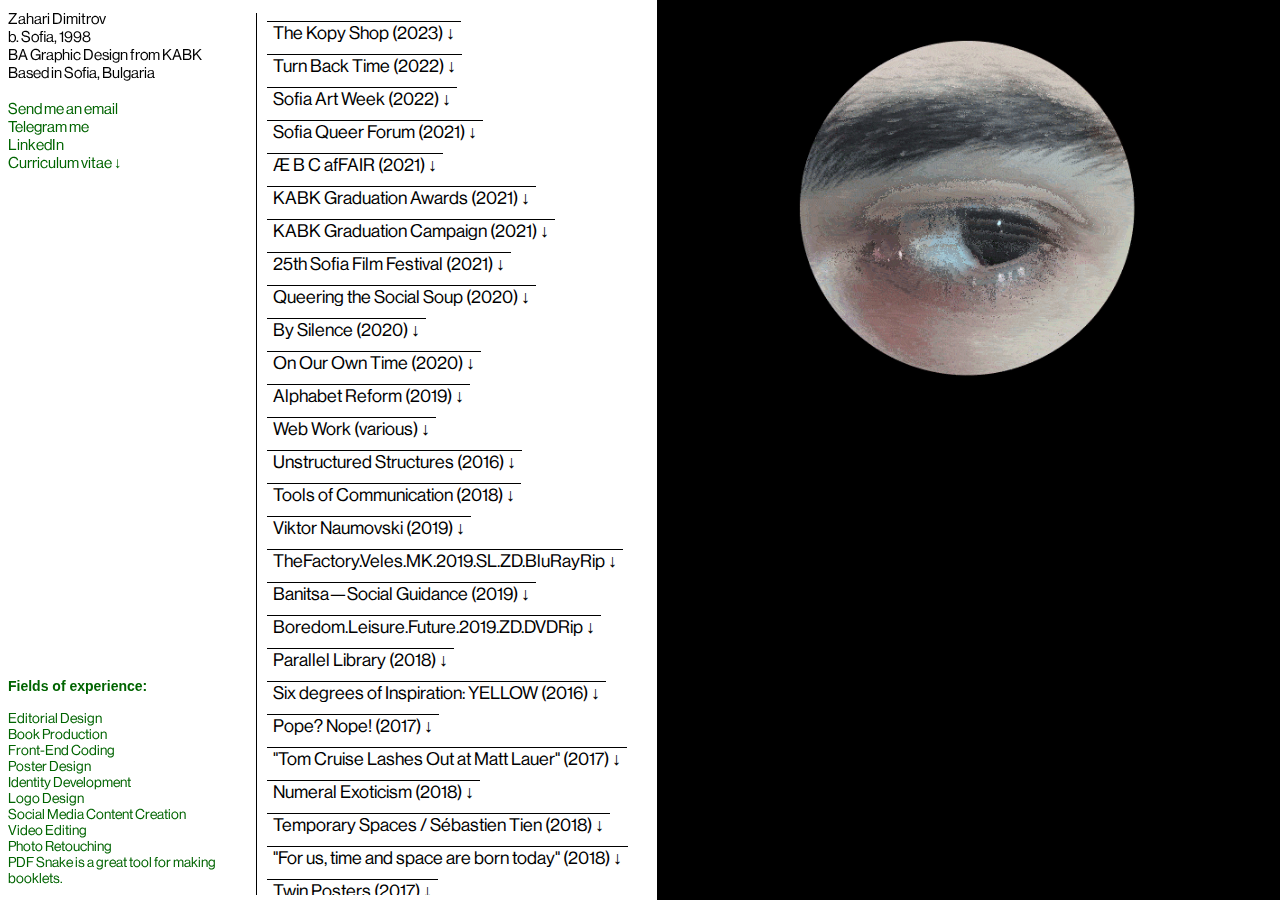
<file: index.html>
<!doctype html>
<html>

<head>
    <title>Zahari Dimitrov</title>

    <meta charset="UTF-8">
    <meta name="viewport" content="width=device-width, initial-scale=1.0">
    <title>zahari dimitrov — graphic design</title>
    <meta name="title" content="zahari dimitrov — graphic design">
    <meta name="description" content="content-driven design">

    <!-- Open Graph / Facebook -->
    <meta property="og:type" content="website">
    <meta property="og:url" content="https://zahari.xyz/">
    <meta property="og:title" content="Zahari Dimitrov">
    <meta property="og:description" content="content-driven design">
    <meta property="og:image" content="img/meta_image.png">

    <!-- Twitter -->
    <meta property="twitter:card" content="summary_large_image">
    <meta property="twitter:url" content="https://zahari.xyz/">
    <meta property="twitter:title" content="Zahari Dimitrov">
    <meta property="twitter:description" content="content-driven design">
    <meta property="twitter:image" content="img/meta_image.png">

    <link href="style.css" rel="stylesheet" />

    <link rel="shortcut icon" href="img/favicon.ico" type="image/x-icon" />

</head>

<body>
    <div class="popup2" id="popup-unstructured2">
        <img src="img/eye.gif" class="center">
    </div>
    
     <div class="popup" id="popup-kopy">
        <div class="close-button"></div>
        <img class="artwork" src="img/kopyshop/kopy1.png" loading="lazy">
        <img class="artwork" src="img/kopyshop/kopy2.png" loading="lazy">
         <img class="artwork" src="img/kopyshop/kopy3.png" loading="lazy">
         <img class="artwork" src="img/kopyshop/kopy4.png" loading="lazy">

    </div>
    
     <div class="popup" id="popup-tbt">
        <div class="close-button"></div>
        <img class="artwork" src="img/tbt/reBonkers_TBT_igsquare.png" loading="lazy" style="padding-top:10px;">
        <img class="artwork" src="img/tbt/tbt.jpeg" loading="lazy">
   <img class="artwork" src="img/tbt/tbt1.jpeg" loading="lazy">
            <img class="artwork" src="img/tbt/tbt2.jpeg" loading="lazy">            <img class="artwork" src="img/tbt/tbt3.jpeg" loading="lazy">            <img class="artwork" src="img/tbt/tbt4.jpeg" loading="lazy">
                     <img class="artwork" src="img/tbt/tbt5.jpeg" loading="lazy">

    </div>
    
    <div class="popup" id="popup-sofiaqueer">
        <div class="close-button"></div>
        <img class="artwork" src="img/sofiaqueer/Artboard1.png" loading="lazy">
        <img class="artwork" src="img/sofiaqueer/Artboard2.png" loading="lazy">
<img class="artwork" src="img/sofiaqueer/IMG_7061.png" loading="lazy">

    </div>
    
     <div class="popup" id="popup-saw">
        <div class="close-button"></div>
        <img class="artwork" src="img/saw/saw1.png" loading="lazy">
        <img class="artwork" src="img/saw/saw2.png" loading="lazy">
<img class="artwork" src="img/saw/saw3.png" loading="lazy">
         <img class="artwork" src="img/saw/saw4.png" loading="lazy">

    </div>
    
      <div class="popup" id="popup-abcaffair">
        <div class="close-button"></div>
        <img class="artwork" src="img/abcaffair/banner_new-min.jpg" loading="lazy">
        <img class="artwork" src="img/abcaffair/poster_dither.jpg" loading="lazy">
<img class="artwork" src="img/abcaffair/story-min.jpg" loading="lazy">

    </div>


    <div class="popup" id="popup-grad_fans">
        <div class="close-button"></div>
        <img class="artwork" src="img/grad/fans1.jpg" loading="lazy">
        <img class="artwork" src="img/grad/fans2.jpg" loading="lazy">
        <img class="artwork" src="img/grad/fans3.jpg" loading="lazy">
        <img class="artwork" src="img/grad/fans4.jpg" loading="lazy">
        <img class="artwork" src="img/grad/fans5.jpg" loading="lazy">
        <img class="artwork" src="img/grad/fans6.jpg" loading="lazy">

    </div>

    <div class="popup" id="popup-grad2">
        <div class="close-button"></div>
        <img class="artwork" src="img/grad/grad3.jpg" loading="lazy">
        <img class="artwork" src="img/grad/grad1.jpg" loading="lazy">
        <img class="artwork" src="img/grad/grad2.jpg" loading="lazy">
        <img class="artwork" src="img/grad/grad4.jpg" loading="lazy">

    </div>
    
      <div class="popup" id="popup-siff">
        <div class="close-button"></div>
        <img class="artwork" src="img/siff/siff_billboard.png" loading="lazy">
          <img class="artwork" src="img/siff/siff_can.gif" loading="lazy">
        <img class="artwork6" src="img/siff/online_vert.png" loading="lazy" width=48%>
        <img class="artwork6" src="img/siff/nabrega_vert.png" loading="lazy" width=48%>
        <img class="artwork" src="img/siff/siff_poster.JPG" loading="lazy">

    </div>
    
    <div class="popup" id="popup-thesis">
        <div class="close-button"></div>
        <img class="artwork" src="img/thesis/COVER-min.png" loading="lazy">
        <img class="artwork" src="img/thesis/SPREAD1-min.png" loading="lazy">
        <img class="artwork" src="img/thesis/SPREAD2-min.png" loading="lazy">
        <img class="artwork" src="img/thesis/SPREAD3-min.png" loading="lazy">
        <img class="artwork" src="img/thesis/SPREAD4-min.png" loading="lazy">
        <img class="artwork" src="img/thesis/SPREAD5-min.png" loading="lazy">
        <img class="artwork" src="img/thesis/SPREAD6-min.png" loading="lazy">
        <img class="artwork" src="img/thesis/SPREAD7-min.png" loading="lazy">
        <img class="artwork" src="img/thesis/SPREAD8-min.png" loading="lazy">
        <img class="artwork" src="img/thesis/SPREAD9-min.png" loading="lazy">
    </div>
    

    <div class="popup" id="popup-silence">
        <div class="close-button"></div>
        <img class="artwork" src="img/printedmatter/silence/0.jpg" loading="lazy">
        <img class="artwork" src="img/printedmatter/silence/1.jpg" loading="lazy">
        <img class="artwork" src="img/printedmatter/silence/2.jpg" loading="lazy">
        <img class="artwork" src="img/printedmatter/silence/3.jpg" loading="lazy">
        <img class="artwork" src="img/printedmatter/silence/3.1.jpg" loading="lazy">
        <img class="artwork" src="img/printedmatter/silence/4.jpg" loading="lazy">
        <img class="artwork" src="img/printedmatter/silence/5.jpg" loading="lazy">
        <img class="artwork" src="img/printedmatter/silence/7.jpg" loading="lazy">
        <img class="artwork" src="img/printedmatter/silence/8.jpg" loading="lazy">
        <img class="artwork" src="img/printedmatter/silence/9.jpg" loading="lazy">
        <img class="artwork" src="img/printedmatter/silence/10.jpg" loading="lazy">
        <img class="artwork" src="img/printedmatter/silence/11.jpg" loading="lazy">
        <img class="artwork" src="img/printedmatter/silence/12.jpg" loading="lazy">
        <img class="artwork" src="img/printedmatter/silence/13.jpg" loading="lazy">
        <img class="artwork" src="img/printedmatter/silence/14.jpg" loading="lazy">
        <img class="artwork" src="img/printedmatter/silence/15.jpg" loading="lazy">
    </div>

    <div class="popup" id="popup-grad">
        <div class="close-button"></div>
        <img class="artwork" src="img/printedmatter/grad/ooot_sticker.jpg" loading="lazy">
        <img class="artwork" src="img/printedmatter/grad/ooot1.jpeg" loading="lazy">
        <img class="artwork" src="img/printedmatter/grad/ooot2.jpeg" loading="lazy">
        <img class="artwork" src="img/printedmatter/grad/ooot3.jpeg" loading="lazy">
    </div>

    <div class="popup" id="popup-fry">
        <div class="close-button"></div>
        <img class="artwork" src="img/printedmatter/fry/vocal0.jpg" loading="lazy">
        <img class="artwork" src="img/printedmatter/fry/vocal1.jpg" loading="lazy">
        <img class="artwork" src="img/printedmatter/fry/vocal3.jpg" loading="lazy">
        <img class="artwork" src="img/printedmatter/fry/vocal4.jpg" loading="lazy">
    </div>

    <div class="popup" id="popup-banitsa">
        <div class="close-button"></div>
        <iframe style="padding:8% 0 0 0;position:relative;" width="100%" height="500" src="https://www.youtube-nocookie.com/embed/f_8KI-S1dEE" frameborder="0" allow="accelerometer; autoplay; encrypted-media; gyroscope; picture-in-picture" allowfullscreen style="margin-bottom:0px;"></iframe>
        <img class="artwork5" src="img/installations/Banitsa/Banitsa4.jpeg" loading="lazy">
        <img class="artwork5" src="img/installations/Banitsa/Banitsa2.jpeg" loading="lazy">
        <img class="artwork5" src="img/installations/Banitsa/Banitsa6.jpeg" loading="lazy">
        <img class="artwork5" src="img/installations/Banitsa/Banitsa5.jpeg" loading="lazy">
    </div>

    <div class="popup" id="popup-web">
        <div class="close-button"></div>
        <a href="https://baobabmagazine.eu/" target="_blank"><img class="artwork" src="img/web/baobab/baobab1.png" loading="lazy">
            <img class="artwork" src="img/web/baobab/baobab2.png" loading="lazy">
            <img class="artwork" src="img/web/baobab/baobab3.png" loading="lazy"></a>
        <a href="https://zxhxri.github.io/Petra_Test.github.io/" target="_blank"><img class="artwork" src="img/web/petra/petra1.png">
            <img class="artwork" src="img/web/petra/petra2.png" loading="lazy"></a>
        <a href="https://finalnew.com/" target="_blank"><img class="artwork" src="img/web/finalnew/finalnew1.png" loading="lazy">
            <img class="artwork" src="img/web/finalnew/finalnew2.png" loading="lazy">
            <img class="artwork" src="img/web/finalnew/finalnew3.png" loading="lazy"></a>
    </div>


    <div class="popup" id="popup-viktor">
        <div class="close-button"></div>
        <video width="100%" controls autoplay loop muted>
            <source src="img/viktor/viktor_plate.mp4" type="video/mp4">
        </video>
        <img class="artwork" src="img/viktor/viktor1.png" loading="lazy">
        <img class="artwork" src="img/viktor/viktor_poster.png" loading="lazy">

    </div>


    <div class="popup" id="popup-unstructured">
        <div class="close-button"></div>
        <img class="artwork" src="img/printedmatter/unstructured/1.png" loading="lazy">
        <img class="artwork" src="img/printedmatter/unstructured/11.png" loading="lazy">
        <img class="artwork" src="img/printedmatter/unstructured/7.png" loading="lazy">
        <img class="artwork" src="img/printedmatter/unstructured/13.png" loading="lazy">
        <img class="artwork" src="img/printedmatter/unstructured/8.png" loading="lazy">
        <img class="artwork" src="img/printedmatter/unstructured/12.png" loading="lazy">
    </div>

    <div class="popup" id="popup-tools">
        <div class="close-button"></div>
        <img class="artwork" src="img/printedmatter/tools/edited/2.png" loading="lazy">
        <img class="artwork" src="img/printedmatter/tools/edited/3.png" loading="lazy">
        <img class="artwork" src="img/printedmatter/tools/edited/4.png" loading="lazy">
        <img class="artwork" src="img/printedmatter/tools/edited/5.png" loading="lazy">
    </div>

    <div class="popup" id="popup-macedonia">
        <div class="close-button"></div>
        <div style="padding:8% 0 0 0;position:relative;"><iframe width="100%" height="500px" src="https://www.youtube-nocookie.com/embed/62xudLkqfuk?controls=1" frameborder="0" allow="accelerometer; autoplay; encrypted-media; gyroscope; picture-in-picture" allowfullscreen></iframe></div>
    </div>

    <div class="popup" id="popup-boredom">
        <div class="close-button"></div>
        <div style="padding:8% 0 0 0;position:relative;"><iframe width="100%" height="500px" src="https://www.youtube-nocookie.com/embed/nzEfwO5kVP0?controls=1" frameborder="0" allow="accelerometer; autoplay; encrypted-media; gyroscope; picture-in-picture" allowfullscreen></iframe></div>
    </div>

    <div class="popup" id="popup-parallel">
        <div class="close-button"></div>

        <iframe src="https://player.vimeo.com/video/274390581?autoplay=0&loop=1&color=ffffff" style="position:relative;top:0;left:0;height:80%;" frameborder="0" webkitallowfullscreen mozallowfullscreen allowfullscreen></iframe>
        <img class="artwork" src="img/spatial/parallel/1.jpg" style="position:relative; width:50%" loading="lazy">
        <img class="artwork" src="img/spatial/parallel/2.jpg" style="position:relative" loading="lazy">
        <img class="artwork" src="img/spatial/parallel/3.jpg" style="position:relative" loading="lazy">
        <img class="artwork" src="img/spatial/parallel/4.jpg" style="position:relative" loading="lazy">
    </div>






    <div class="popup" id="popup-six">
        <div class="close-button"></div>
        <img class="artwork" src="img/printedmatter/six/1.jpeg" loading="lazy">
        <img class="artwork" src="img/printedmatter/six/2.jpg" loading="lazy">
        <img class="artwork" src="img/printedmatter/six/3.jpeg" loading="lazy">
        <img class="artwork" src="img/printedmatter/six/4.jpeg" loading="lazy">

    </div>

    <div class="popup" id="popup-secret">
        <div class="close-button"></div>
        <img class="artwork2" src="img/installations/secret/secret.jpg" style="width:70%" loading="lazy">
        <img class="artwork2" src="img/installations/secret/1.jpg" loading="lazy">
        <img class="artwork2" src="img/installations/secret/2.jpg" loading="lazy">
        <img class="artwork2" src="img/installations/secret/3.jpg" loading="lazy">
        <img class="artwork2" src="img/installations/secret/4.jpg" loading="lazy">
        <img class="artwork2" src="img/installations/secret/5.jpg" loading="lazy">
        <img class="artwork2" src="img/installations/secret/6.jpg" loading="lazy">
        <img class="artwork2" src="img/installations/secret/7.jpg" loading="lazy">
    </div>


    <div class="popup" id="popup-twin">
        <div class="close-button"></div>
        <img src="img/posters/twin/1.jpg" style="width:105%; margin-left:-11px" loading="lazy">
        <img class="artwork2" src="img/posters/twin/2.jpg" loading="lazy">
        <img class="artwork2" src="img/posters/twin/3.jpg" loading="lazy">

    </div>

    <div class="popup" id="popup-3d">
        <div class="close-button"></div>
        <img class="artwork" src="img/posters/3d/3d.png" loading="lazy">
        <img class="artwork3" src="img/posters/3d/IMG_2008.jpg" loading="lazy">
        <img class="artwork" src="img/posters/3d/green.png" loading="lazy">



    </div>

    <div class="popup" id="popup-objects">
        <div class="close-button"></div>
        <img class="artwork2" src="img/posters/expoposters/1.png" loading="lazy">
        <img class="artwork2" src="img/posters/expoposters/2.png" loading="lazy">
        <img class="artwork2" src="img/posters/expoposters/8.jpg" loading="lazy">
        <img class="artwork2" src="img/posters/expoposters/3.png" loading="lazy">
        <img class="artwork2" src="img/posters/expoposters/4.png" loading="lazy">
        <img class="artwork2" src="img/posters/expoposters/6.png" loading="lazy">
        <img class="artwork2" src="img/posters/expoposters/7.jpg" loading="lazy">
    </div>

    <div class="popup" id="popup-inside">
        <div class="close-button"></div>
        <img class="artwork2" src="img/posters/inside/1.png" loading="lazy">
        <img class="artwork2" src="img/posters/inside/2.png" loading="lazy">
        <img class="artwork2" src="img/posters/inside/yessica.jpg" style="width:80%" loading="lazy">
        <img class="artwork2" src="img/posters/inside/3.png" loading="lazy">
        <img class="artwork2" src="img/posters/inside/4.png" loading="lazy">
        <img class="artwork2" src="img/posters/inside/5.png" loading="lazy">
    </div>

    <div class="popup" id="popup-numerals">
        <div class="close-button"></div>
        <img class="artwork" src="img/printedmatter/numerals/4.jpeg" loading="lazy">
        <img class="artwork" src="img/printedmatter/numerals/1.jpeg" loading="lazy">
        <img class="artwork" src="img/printedmatter/numerals/2.jpeg" loading="lazy">
        <img class="artwork" src="img/printedmatter/numerals/3.jpeg" loading="lazy">
    </div>

    <div class="popup" id="popup-temporary">
        <div class="close-button"></div>
        <img class="artwork" src="img/printedmatter/interview_sebastien/Scan.jpg" loading="lazy">
        <img class="artwork" src="img/printedmatter/interview_sebastien/Scan1.jpeg" loading="lazy">
        <img class="artwork" src="img/printedmatter/interview_sebastien/Scan2.jpeg" loading="lazy">
        <img class="artwork" src="img/printedmatter/interview_sebastien/Scan3.jpeg" loading="lazy">
    </div>

    <div class="popup" id="popup-tom">
        <div class="close-button"></div>
        <img class="artwork" src="img/printedmatter/tom/1.jpeg" loading="lazy">
        <img class="artwork" src="img/printedmatter/tom/2.jpeg" loading="lazy">
    </div>








    <div id="lastitem">
        <p>Zahari Dimitrov<br>
            b. Sofia, 1998<br>BA Graphic Design from KABK<br>Based in Sofia, Bulgaria <br><br><a href="mailto:z.dimitrov98@gmail.com" style="text-decoration: none">Send me an email</a><br><a href="https://telegram.me/zahariri">Telegram me</a><br><a href="https://www.linkedin.com/in/zahari-dimitrov/" target="_blank">LinkedIn</a><br>
            <a href="files/CV-ZahariDimitrov.pdf" download>Curriculum vitae ↓</a>
        </p>

    </div>

    <div id="lastitem_phone">
        <p>Zahari Dimitrov<br>
            b. Sofia, 1998<br>BA Graphic Design from KABK<br>Based in Sofia, Bulgaria<br><a href="mailto:z.dimitrov98@gmail.com" style="text-decoration: none">Send me an email …</a><br><a href="https://telegram.me/zahariri">Telegram me</a><br><a href="https://www.linkedin.com/in/zahari-dimitrov/" target="_blank">LinkedIn …</a><br>
            <a href="files/CV-ZahariDimitrov.pdf" download>Curriculum vitae ↓</a></p>

    </div>


    <div class="blog">

        <p><strong>Fields of experience:</strong><br><br>Editorial Design<br>
            Book Production<br>
            Front-End Coding<br>
            Poster Design<br>
            Identity Development<br>
            Logo Design<br>
            Social Media Content Creation<br>
            Video Editing<br>
            Photo Retouching<br><a href="https://www.pdfsnake.com/" target="_blank">PDF Snake</a> is a great tool for making booklets.
        </p>

    </div>

    <div class="container">
        <div id="lastitem_mobile">
            <p>Zahari Dimitrov<br>
                b. Sofia, 1998<br>BA Graphic Design from KABK<br>Based in Sofia, Bulgaria<br><br> <a href="mailto:z.dimitrov98@gmail.com" style="text-decoration: none">Send me an email …</a><br><a href="https://telegram.me/zahariri">Telegram me</a><br><a href="https://www.linkedin.com/in/zahari-dimitrov/" target="_blank">LinkedIn …</a><br>
            <a href="files/CV-ZahariDimitrov.pdf" download>Curriculum vitae ↓</a>
            </p>

        </div>
        <section class="round-border">

             <button href="#collapse35" class="nav-toggle">The Kopy Shop (2023) ↓</button>
            <div id="collapse35" class="dropdown-container" style="display:none">
                <a id="kopy" class="menu-item"><img src="img/kopyshop/KopyShop_IG1.jpg" width=30%></a>
                <p>Webshop design for Sofia-based print/book seller <a href="https://www.thekopy.shop" target="_blank">The Kopy Shop</a>. Web dev by Stanislav Staev.</p>
            </div>
            
            <button href="#collapse34" class="nav-toggle">Turn Back Time (2022) ↓</button>
            <div id="collapse34" class="dropdown-container" style="display:none">
                <a id="tbt" class="menu-item"><img src="img/tbt/tbt.gif" width=30%></a>
                <p>Visual identity for the first edition of Turn Back Time. A yearly exhibition at ReBonkers in Varna, Bulgaria.</p>
            </div>
            
             <button href="#collapse33" class="nav-toggle">Sofia Art Week (2022) ↓</button>
            <div id="collapse33" class="dropdown-container" style="display:none">
                <a id="saw" class="menu-item"><img src="img/saw/saw.gif" width=30%></a>
                <p>Web design for the 2022 edition of Sofia Art Week. Organized by Æther Art Space. Programmed by Stanislav Staev.<br><br><a href="https://www.sofiaartweek.com" target="_blank">Website link</a></p>
            </div>
            
            <button href="#collapse30" class="nav-toggle">Sofia Queer Forum (2021) ↓</button>
            <div id="collapse30" class="dropdown-container" style="display:none">
                <a id="sofiaqueer" class="menu-item"><img src="img/sofiaqueer/sofiaqueer.gif" width=30%></a>
                <p>Visual identity for the exhibition Roma Queer organized by Sofia Queer Forum in collaboration with DOMA Art Foundation. Curated by Martina Stefanova.</p>
            </div>
            
             <button href="#collapse32" class="nav-toggle">Æ B C afFAIR (2021) ↓</button>
            <div id="collapse32" class="dropdown-container" style="display:none">
                <a id="abcaffair" class="menu-item"><img src="img/abcaffair/abcaffair.gif" width=30%></a>
                <p>we gather in manifestation to declare our transformative and ambiguous nature of works, to transgress the old models, and make a collective wish for the new days coming to erase superstition and deliver a green light to the young and emerging scene.<br><br> Poster made with Yana Abrasheva</p>
            </div>
            
            <button href="#collapse14" class="nav-toggle">KABK Graduation Awards (2021) ↓</button>
            <div id="collapse14" class="dropdown-container" style="display:none">
                <a id="grad_fans" class="menu-item"><img src="img/grad/fans.gif" style="width:30%"></a>
                <p>Twenty-eight handmade paper fans, each with a unique design, for the award-winning students of the <a href="https://www.kabk.nl/en/events/graduation-show-2021" target="_blank">Royal Academy of Art The Hague Graduation Show 2021</a>, made in collaboration with <a href="https://arianetoussaint.com" target="_blank">Ariane Toussaint</a>
                    <br><em>Documentation of the fans <a href="https://emmagrima.com/" target="_blank">Emma Grimma</a> and <a href="https://stanheerkens.com/" target="_blank">Stan Heerkens</a></em></p>
            </div>

            <button href="#collapse13" class="nav-toggle">KABK Graduation Campaign (2021) ↓</button>
            <div id="collapse13" class="dropdown-container" style="display:none">
                <a id="grad2" class="menu-item"><img src="img/grad/grad.gif" style="width:30%"></a>
                <p><a href="https://www.kabk.nl/en/events/graduation-show-2021" target="_blank">Royal Academy of Art The Hague</a> Graduation Show 2021 Campaign made in collaboration with <a href="https://arianetoussaint.com" target="_blank">Ariane Toussaint</a><br><br>
                    "Our campaign triggers an explosion, a curiosity, attention to something precious and a wish to explore. Reflecting upon our own experiences while studying at the KABK was our main fuel. The campaign bridges both the wild, experimental, and subtle, reflective modes of studying. By mixing archival and original visuals from scientific, fictitious and primary sources, our campaign recalls the cycles of time. It symbolizes the rite of passage, where the current generation invites another to take its place."</p>
            </div>

             <button href="#collapse31" class="nav-toggle">25th Sofia Film Festival (2021) ↓</button>
            <div id="collapse31" class="dropdown-container" style="display:none">
                <a id="siff" class="menu-item"><img src="img/siff/siff.gif" width=30%></a>
                <p>"Seeing is believing." Visual identity and campaign for the 25th edition of the <a href="https://siff.bg" target="_blank">Sofia International Film Festival.</a> The mythical unicorn stood for the uncertainty of the festival during the pandemic. The viewer must believe in it to see it. <br><br> Made during my time working at guts&amp;brainsDDB in collaboration with <a href="https://www.instagram.com/philippemorozov/?hl=en" target="_blank">Philippe Morozov</a>.</p>
            </div>

            <button href="#collapse22" class="nav-toggle">Queering the Social Soup (2020) ↓</button>
            <div id="collapse22" class="dropdown-container" style="display:none">
                <a id="thesis" class="menu-item"><img src="img/thesis/thesis.gif" style="width:30%"></a>
                <p>BA Thesis written over the summer, autumn and winter in Sofia, Berlin, The Hague and Amsterdam. Digested by various externalities, it explores the essence of human metabolism as a reflection of global processes and a tool for feeling the world.<br><br><a href="https://kabk.github.io/go-theses-20-zahari-dimitrov/" target="_blank">READ IT HERE</a> </p>
            </div>

            <button href="#collapse24" class="nav-toggle">By Silence (2020) ↓</button>
            <div id="collapse24" class="dropdown-container" style="display:none">
                <a id="silence" class="menu-item"><img src="img/printedmatter/silence/silence.gif" style="width:30%"></a>
                <p>Photobook for <a href="https://www.arianetoussaint.com/" target="_blank">Ariane Toussaint's</a> graduation work "By Silence".<br><br>Details: 90 pages, 20x28 cm, Munken and Fuego Felt paper, swiss binding with embossed soft cover, bilingual edition French/English.</p>
            </div>

            <button href="#collapse25" class="nav-toggle">On Our Own Time (2020) ↓</button>
            <div id="collapse25" class="dropdown-container" style="display:none">
                <a id="grad" class="menu-item"><img src="img/printedmatter/grad/ooot.gif" style="width:30%"></a>
                <p>For the graduation show of the BA Graphic Design at KABK. Identity, printed matter, signage, social media content. On Our Own Time was conceived as a concept during the lockdown period in The Netherlands. It is inspired by the methods of creation each of the 40 students developed as a consequence of the physical isolation. Used in the digital catalogue <a href="https://onourowntime.today/" target="_blank">here</a>. <br><br>Typefaces by <a href="https://nedkamburov.com/" target="_blank">Nedislav Kamburov</a> and <a href="https://edwardjuly.com/" target="_blank">Edward Dżułaj</a> </p>
            </div>

            <button href="#collapse1" class="nav-toggle">Alphabet Reform (2019) ↓</button>
            <div id="collapse1" class="dropdown-container" style="display:none">
                <a id="fry" class="menu-item"><img src="img/printedmatter/fry/gif.gif" style="width:30%"></a>
                <p>Vocal Fry, Margaret Tatcher and Sperm Wales. This script is an exploration in the realms of the voice and a response to "Alphabet Reform" by Experimental Jetset. <br><br>In collaboration with <a href="https://www.selinalandis.com/" target="_blank">Selina Landis.</a> </p>
            </div>

            <button href="#collapse28" class="nav-toggle">Web Work (various) ↓</button>
            <div id="collapse28" class="dropdown-container" style="display:none">
                <a id="web" class="menu-item"><img src="img/loading.gif" style="width:30%"></a>
                <p>UI/UX design and front-end coding for artists, initiatives and businesses. <br><br> <a href="https://niyatsenkova.com/?i=1" target="_blank">Niya Tsenkova (fine arts)</a><br><br><a href="https://omenwapta.com" target="_blank">Omen Wapta (music label)</a><br><br><a href="https://zxhxri.github.io/Petra_Test.github.io/" target="_blank">Petra Popangelova (interior design)</a><br><br> <a href="https://baobabmagazine.eu/" target="_blank">BAOBAB Magazine (photography)</a><br><br> <a href="https://finalnew.com/" target="_blank">final_new (film production)</a> </p>
            </div>

            <button href="#collapse2" class="nav-toggle">Unstructured Structures (2016) ↓</button>
            <div id="collapse2" class="dropdown-container" style="display:none">
                <a id="unstructured" class="menu-item"><img src="img/printedmatter/unstructured/unstructured.gif" style="width:30%"></a>
                <p> "In this publication we explore different aspects of our civilizations, cultures and beliefs that are not generally analyzed together. The connections between them might not seem too obvious, but from a closer look it can be noticed that the body and the way it is seen is the thread that links all the topics in a strong but subtle way. In fact, ethical and cultural structures have always had a major role in the way we perceive ourselves and the way we want to be seen." <br><br>Collaboration with <a href="https://www.annamoschioni.com/" target="_blank">Anna Moschioni</a> (2017)</p>

            </div>
            <button href="#collapse3" class="nav-toggle">Tools of Communication (2018) ↓</button>
            <div id="collapse3" class="dropdown-container" style="display:none">
                <a id="tools" class="menu-item"><img src="img/printedmatter/tools/edited/book.gif" style="width:30%"></a>
                <p>Alongside the printed page, written language is represented in various forms. Public space is illed with messages of all kinds written by the individuals that inhabit it. Through these interventions of self-expression, different forms of written and oral language have been born that go unaccounted for in the history of communication. Each of these methods has its own formal and conceptual qualities, as well as its own history and background. These tools represent an untold history of graphic design that has existed and developed alongside the popular communication tools of print publishing, radio, television and the internet.</p>
            </div>

            <button href="#collapse29" class="nav-toggle">Viktor Naumovski (2019) ↓</button>
            <div id="collapse29" class="dropdown-container" style="display:none">
                <a id="viktor" class="menu-item"><img src="img/viktor/viktor1.png" width=50%></a>
                <p>Design works made for <a href="https://www.viktornaumovski.com/" target="_blank">Viktor Naumovski</a> exhibition with Badland Magazine in Skopje and KABK Graduation Work in The Hague.</p>
            </div>

            <button href="#collapse21" class="nav-toggle">TheFactory.Veles.MK.2019.SL.ZD.BluRayRip ↓</button>
            <div id="collapse21" class="dropdown-container" style="display:none">
                <a id="macedonia" class="menu-item"><img src="img/film/macedonia/porcelanka.gif" width=50%></a>
                <p>Inhabitants of Veles, Macedonia have become well know for their production of fake news as a way of earning money in and isolated and impoverished region. "The factory" is a documentary sequence which tells the story of Veles, Macedonia, from the perspective of the “makers". With commentary by Geert Lovink from the Institute of Network Cultures. <br><br>Created together with <a href="https://www.selinalandis.com/" target="_blank">Selina Landis</a></p>
            </div>

            <button href="#collapse27" class="nav-toggle">Banitsa—Social Guidance (2019) ↓</button>
            <div id="collapse27" class="dropdown-container" style="display:none">
                <a id="banitsa" class="menu-item"><img src="img/installations/Banitsa/Banitsa0.jpeg" style="width:30%"></a>
                <p>Social-telling device. Hyperobject. Food. Sociality.<br>Collaboration with Yana Abrasheva. </p>
            </div>

            <button href="#collapse20" class="nav-toggle">Boredom.Leisure.Future.2019.ZD.DVDRip ↓</button>
            <div id="collapse20" class="dropdown-container" style="display:none">
                <a id="boredom" class="menu-item"><img src="img/film/boredom/boredom.gif" width=50%></a>
                <p>In a society saturated by information extraction, leisure in the form of consumption is desired. Boredom is not.</p>
            </div>

            <button href="#collapse15" class="nav-toggle">Parallel Library (2018) ↓</button>
            <div id="collapse15" class="dropdown-container" style="display:none">
                <a id="parallel" class="menu-item"><img src="img/spatial/parallel/3.jpg" style="width:30%"></a></div>


            <button href="#collapse4" class="nav-toggle">Six degrees of Inspiration: YELLOW (2016) ↓</button>
            <div id="collapse4" class="dropdown-container" style="display:none"><a id="six" class="menu-item"><img src="img/printedmatter/six/1.gif" style="width:30%"></a>
                <p>Six degrees of separation is the idea that all living things and everything else in the world are Six or fewer steps away from each other.</p>
            </div>

            <button href="#collapse26" class="nav-toggle">Pope? Nope! (2017) ↓</button>
            <div id="collapse26" class="dropdown-container" style="display:none"><a id="secret" class="menu-item"><img src="img/installations/secret/posters.gif" style="width:30%"></a>
                <p>"All my childhood I was lying to my mother that on Sunday mornings I was going to church. Instead I was just playing in the neighbourhood with my friends."</p>
            </div>


            <button href="#collapse5" class="nav-toggle">"Tom Cruise Lashes Out at Matt Lauer" (2017) ↓</button>
            <div id="collapse5" class="dropdown-container" style="display:none"><a id="tom" class="menu-item"><img src="img/printedmatter/tom/1.jpeg" style="width:30%"></a></div>

            <button href="#collapse6" class="nav-toggle">Numeral Exoticism (2018) ↓</button>
            <div id="collapse6" class="dropdown-container" style="display:none">
                <a id="numerals" class="menu-item"> <img src="img/printedmatter/numerals/bingo.gif" width=30%></a>
                <p>Seven is a number, but 7 is a numeral. The terms ‘number’ and ‘numeral’ are often confused. A number stands for a quantitative concept; a numeral is a graphic sign that represents a number.</p>

            </div>


            <button href="#collapse8" class="nav-toggle">Temporary Spaces / Sébastien Tien (2018) ↓</button>
            <div id="collapse8" class="dropdown-container" style="display:none">
                <a id="temporary" class="menu-item"><img src="img/printedmatter/interview_sebastien/gif.gif" style="width:30%"></a></div>



            <button href="#collapse10" class="nav-toggle">"For us, time and space are born today" (2018) ↓</button>
            <div id="collapse10" class="dropdown-container" style="display:none"><a id="3d" class="menu-item"><img src="img/posters/3d/3d.gif" style="width: 25%"></a></div>

            <button href="#collapse12" class="nav-toggle">Twin Posters (2017) ↓</button>
            <div id="collapse12" class="dropdown-container" style="display:none"><a id="twin" class="menu-item"><img src="img/posters/twin/twin.gif" style="width: 30%"></a>
                <p>Redesign of "ProRenova Bauforum 2015" by Studio Kasper Florio </p>
            </div>

            <button href="#collapse11" class="nav-toggle">Objects in Perspective (2017) ↓</button>
            <div id="collapse11" class="dropdown-container" style="display:none"><a id="objects" class="menu-item"><img src="img/posters/expoposters/expo.gif" style="width:50%"></a>
                <p>A series of posters for a class exhibition using silkscreen and cyanotype printing. <br><br>A collaboration with <a href="https://www.selinalandis.com/" target="_blank">Selina Landis.</a></p>
            </div>

            <button href="#collapse7" class="nav-toggle">INSIDE Lecture Poster Series (2018) ↓</button>
            <div id="collapse7" class="dropdown-container" style="display:none"><a id="inside" class="menu-item"><img src="img/posters/inside/inside.gif" style="width: 50%"></a>
                <p>A series of posters for the Masters of Interior Architecture at KABK. Handpressed ink letters. <br><br>A collaboration with Yessica Deira</p>
            </div>



            <button href="#collapse23" class="nav-toggle">Contact ↓</button>
            <div id="collapse23" class="dropdown-container" style="display:none">
                <p>z.dimitrov98 (a) gmail.com<br><br>
                    <a href="https://telegram.me/zahariri">Telegram me</a>
</p>
            </div>

        </section>



        <!--
         <section class="round-border">
             <button>New Project</button>
            </section>
        </div>
        
-->

        <script type="text/javascript" src="https://code.jquery.com/jquery-1.7.2.js"></script>
        <script>
            $(document).ready(function() {
                jQuery.fx.off = false;

                $('.nav-toggle').click(function() {
                    //get collapse content selector
                    var collapse_content_selector = $(this).attr('href');

                    //make the collapse content to be shown or hide
                    var toggle_switch = $(this);
                    $(collapse_content_selector).toggle(function() {
                        if ($(this).css('display') == 'none') {

                        }

                    });
                });
            });

        </script>


        <script src="https://player.vimeo.com/api/player.js"></script>

        <script src="https://ajax.googleapis.com/ajax/libs/jquery/3.1.1/jquery.min.js"></script>

        <script type="text/javascript" src="js/java.js"></script>

</body>

</html>
</file>
<file: style.css>
html {
    background-color: white;
    overflow: hidden;
    box-sizing: border-box;
    margin-block-start: 0;
    margin-block-end: 0;
    margin-inline-start: 0;
    margin-inline-end: 0;
    /*    display:;*/
}

*::-webkit-scrollbar {
    display: none;
}

::-moz-selection {
    /* Code for Firefox */
    color: green;
    background-color: lightgrey;
}

::selection {
    color: green;
    background-color: lightgrey;
}

@font-face {
    font-family: 'ArialNarrow';
    src: url('fonts/ArialNarrow.ttf');
    /* IE9 Compat Modes */
}

@font-face {
    font-family: 'NeueHaas';
    src: url('fonts/NHaas.otf');
    /* IE9 Compat Modes */
}

/* unvisited link */
a:link {
    color: darkgreen;
    text-decoration: none;
}

/* visited link */
a:visited {
    color: purple;
}

/* mouse over link */
a:hover {
    color: red;
}

/* selected link */
a:active {
    color: blue;
}

.blog {
    position: fixed;
    /*    margin-top: 9%;*/
    /*    border-top: 1px solid black;*/
    width: 19%;
    height: auto;
    bottom: 0;
    overflow: auto;
}

.blog p strong {
    font-family: Helvetica, sans-serif;
}

.blog p {
    font-family: 'NeueHaas', sans-serif;
    font-size: 14px;
    color: darkgreen;
}

.blog img {
    width: 100%;
}

.container {
    position: absolute;
    width: 40%;
    height: 98%;
    top: 0;
    left: 20%;
    padding-top: 1vw;
    padding-right: 1%;
    /*    display:;*/
    overflow: auto;

    /*     grid-gap: 10px ;*/

    grid-template-columns: 50%;



}


.round-border {
    border-color: blue;
    padding-left: 10px;
    padding-top: 0px;
    margin-bottom: 5px;
    width: 72%;
    font-size: 29px;
    border-left: 1px solid black;
    padding-bottom: 20px;
}

.round-border div {
    width: 89%;
    height: auto;

}

.round-border p {
    margin: 0;
}

video {

    width: 100%;
    height: auto;

}


h2 {
    margin: 0px;
    font-family: 'NeueHaas', sans-serif;
    font-size: 1.5vw;
}

p {
    font-family: 'NeueHaas', sans-serif;
    font-size: 1.2vw;

}

button {
    font-family: "NeueHaas", sans-serif;
    font-size: 1.4vw;

    border: 0;
    border-left: 0;
    border-right: 0;
    border-top: 1px solid black;
    /*    border-bottom: 0.1px solid black;*/
    background-color: transparent;
    color: black;
    outline: none;
    /*    margin-top: 0.5px;*/
    /*    margin-bottom: 5px;*/
    /*
    text-shadow:
    -0.3px  0 #000,
    0.3px  0 #000,
    -0.3px  0 #000,
    0.3px 0 #000;
*/
}

button:hover {
    font-style: italic;
}

.dropdown-container img {
    position: relative;
    margin-top: 2%;
    /*   left:50%;*/

}

.dropdown-container {
    margin-bottom: 4%;
}

.dropdown-container p {
    width: 106%;
    padding-left: 7%;
    font-size: 1.2vw;
}




#lastitem {
    position: fixed;
    top: 10px;
    width: 22%;
    margin: 0px;
    /*     display: inline-grid;*/

}

#lastitem_mobile {
    display: none;
}

#lastitem_phone {
    display: none;
}

#lastitem p {
    font-family: NeueHaas, sans-serif;
    /*    font-size: 1.5vw;*/
    position: fixed;
    top: 10px;
    width: 19%;
    margin: 0px;
    /*     display: inline-grid;*/


}



.popup {

    position: absolute;
    overflow-y: auto;
    overflow-x: hidden;
    width: 47%;
    height: 100%;
    top: 0px;
    right: 0px;
    background-color: black;
    display: none;
    box-shadow: 5px 10px 18px #888888;
    z-index: 3;
    padding-left: 10px;
    padding-right: 10px;
}

.popup p {
    font-family: "NeueHaas";
    font-size: 1vw;
    color: black;
}

.popup2 {

    position: absolute;
    overflow-y: auto;
    overflow-x: hidden;
    width: 47%;
    height: 100%;
    top: 0px;
    right: 0px;
    background-color: black;
    z-index: 3;
    padding-left: 10px;
    padding-right: 10px;
    border-left: 1px solid black;
    pointer-events: none;
}

#popup-reality {
    background-color: white;
}

#popup-thesis p {
    font-size: 50px;
}

#popup-thesis iframe {
    width: 100%;
    height: 100%;
    padding: 0px;
    margin: 0px;
    border: 0;
}

::-webkit-scrollbar {
    width: 0px;
    height: 0px;
}

#popup-reality p {
    font-size: 1.5vw;
    font-family: "NeueHaas";
    margin: 5.5%;
    /*    text-align: center;*/
}

#popup-3d {
    width: 100%;
}

#popup-objects {
    background-image: url("img/posters/expoposters/water.gif");
    background-position: center;
    background-repeat: no-repeat;
    background-size: cover;
}

#myVideo {
    position: fixed;
    right: 0;
    bottom: 0;

    /*    min-width: 100%;*/
    /*    min-height: 100%;*/
    width: auto;
    /*    height: auto; */
    z-index: -100;
    display: flex;
    background-size: cover;
    overflow: hidden;
}

.center {
    display: block;
    margin: auto;
    margin-top: 5%;
    width: 60%;


}

.popup .artwork {
    width: 100%;
}



.popup .artwork2 {
    position: static;
    width: 60%;
    display: block;
    margin: auto;
    margin-top: 5%;
    -webkit-box-shadow: 7px 7px 12px 1px rgba(0, 0, 0, 0.75);
    -moz-box-shadow: 7px 7px 12px 1px rgba(0, 0, 0, 0.75);
    box-shadow: 7px 7px 12px 1px rgba(0, 0, 0, 0.75);
}

.popup .artwork3 {
    position: static;
    width: 60%;
    display: block;
    margin: auto;
    /*    margin-top: 5%;*/
    -webkit-box-shadow: 7px 7px 12px 1px rgba(0, 0, 0, 0.75);
    -moz-box-shadow: 7px 7px 12px 1px rgba(0, 0, 0, 0.75);
    box-shadow: 7px 7px 12px 1px rgba(0, 0, 0, 0.75);
}

.popup .artwork4 {
    position: static;
    width: 60%;
    display: block;
    margin: auto;
    margin-top: 5px;
    margin-bottom: 5px;
    -webkit-box-shadow: 7px 7px 12px 1px rgba(0, 0, 0, 0.75);
    -moz-box-shadow: 7px 7px 12px 1px rgba(0, 0, 0, 0.75);
    box-shadow: 7px 7px 12px 1px rgba(0, 0, 0, 0.75);
}

.popup .artwork5 {
    position: static;
    width: 60%;
    display: block;
    margin: auto;
    margin-top: 5px;
    margin-bottom: 5px;
    -webkit-box-shadow: 7px 7px 12px 1px rgba(0, 0, 0, 0.75);
    -moz-box-shadow: 7px 7px 12px 1px rgba(0, 0, 0, 0.75);
    box-shadow: 7px 7px 12px 1px rgba(0, 0, 0, 0.75);
}

.popup .artwork6 {
    position: static;
    float: left;
    margin: 4px;
    /*    width: 60%;*/
    display: block;
}

.close-button {
    width: 7.5vw;
    height: 8%;
    position: fixed;
    float: right;
    right: 6px;
    top: 0;
    background: url("img/close_button.png") no-repeat;
    background-size: contain;
    cursor: pointer;
    z-index: 999999;
}

.menu-item img {
    cursor: zoom-in;
}

.topbar {
    display: none;
}


@media only screen and (max-device-width: 800px) {
    .popup {
        display: block;
        width: 100%;
        position: relative;
        overflow-x: hidden;
        overflow-y: auto;
        box-shadow: none;
        padding: 0;
    }

    #lastitem_mobile {
        display: none;
    }

    #lastitem_phone {
        -webkit-box-sizing: border-box;
        /* Safari/Chrome, other WebKit */
        -moz-box-sizing: border-box;
        /* Firefox, other Gecko */
        box-sizing: border-box;
        display: block;
        position: absolute;
        z-index: 999999;
        background-color: white;
        width: 100%;
        top: 0;
        left: 0;
        padding-left: 10px;
        font-size: 20px;
    }

    p {
        font-size: 2.2vw;
        column-count: 2;
    }

    .popup .artwork6 {
        margin: 0.5vw;
    }

    .popup2 {
        display: none;
    }


    .container {
        display: none;
        width: 100%;
        content-visibility: hidden;
    }

    html {
        overflow: scroll;
        box-sizing: border-box;
        background-color: black;
    }

    #myVideo {
        display: none;
    }

    .close-button {
        display: none;
    }

    .blog {
        display: none;
    }


}

@media only screen and (max-width: 800px) {
    .popup {
        display: block;
        top: 45px;
        width: 100%;
        position: relative;
        overflow-y: auto;
        overflow-x: hidden;
        box-shadow: none;
        padding: 0;
    }

    #lastitem_mobile {
        display: none;
    }



    #lastitem_phone {
        -webkit-box-sizing: border-box;
        /* Safari/Chrome, other WebKit */
        -moz-box-sizing: border-box;
        /* Firefox, other Gecko */
        box-sizing: border-box;
        display: block;
        position: absolute;
        z-index: 999999;
        background-color: white;
        width: 100%;
        top: 0;
        left: 0;
        padding-left: 10px;
    }

    p {
        font-size: 2.2vw;
        column-count: 2;
    }

    .popup .artwork6 {
        margin: 0.5vw;
    }

    .popup2 {
        display: none;
    }

    .container {
        display: none;
        width: 100%;
        content-visibility: hidden;
    }

    html {
        overflow: scroll;
        box-sizing: border-box;
        background-color: black;
    }

    #myVideo {
        display: none;
    }

    .close-button {
        display: none;
    }

    .blog {
        display: none;
    }


}

@media only screen and (max-width: 1200px) {
    .blog {
        display: none;
    }

    #lastitem {
        display: none;

    }

    #lastitem_mobile {
        display: block;
        /*        position: fixed;*/
        top: 0px;
        width: 100%;
        margin: 0 auto;
        padding-left: 10%;
    }

    #lastitem_mobile p {
        font-size: 1.5vw;
    }

    #lastitem p {
        font-family: NeueHaas, sans-serif;
        float: left;
        top: 10px;

    }

    .container {
        position: absolute;
        float: left;
        left: 0px;
        padding-top: 0;
        /*        top: 10%;*/
        width: 48%;
        height: 100%;
        display: block;


    }

    .round-border {
        width: 100%;
        padding-bottom: 20px;
    }

    .nav-toggle {
        font-size: 2.3vw;
        text-align: left;
    }

    .dropdown-container p {
        width: 90%;
        padding-left: 7%;
        font-size: 2vw;
    }

}

@media only screen and (max-device-width: 1200px) {
    .blog {
        display: none;
    }

    #lastitem {
        display: none;

    }

    #lastitem_mobile {
        display: block;
        /*        position: fixed;*/
        top: 0px;
        width: 100%;
        margin: 0 auto;
        padding-left: 10%;
    }

    #lastitem_mobile p {
        font-size: 1.5vw;
    }

    #lastitem p {
        font-family: NeueHaas, sans-serif;
        float: left;
        top: 10px;

    }

    .container {
        position: absolute;
        float: left;
        left: 0px;
        padding-top: 0;
        /*        top: 10%;*/
        width: 48%;
        height: 100%;
        display: block;


    }

    .round-border {
        width: 100%;
        padding-bottom: 20px;
    }

    .nav-toggle {
        font-size: 2.3vw;
        text-align: left;
    }

    .dropdown-container p {
        width: 90%;
        padding-left: 7%;
        font-size: 2vw;
    }
}
</file>
